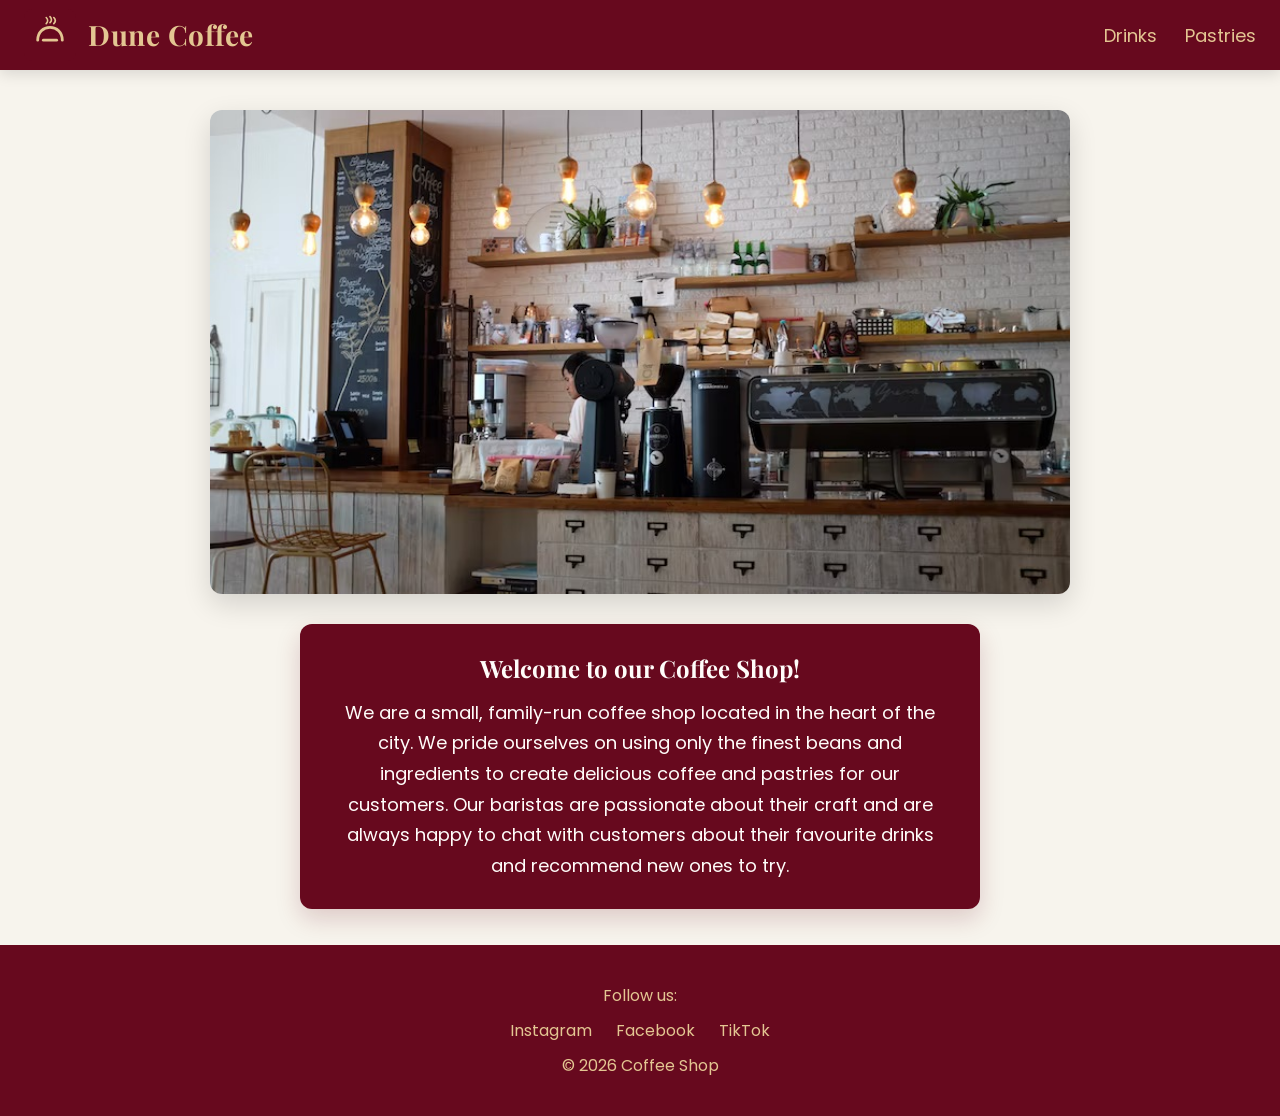
<file: index.html>
<!doctype html>
<html lang="en">
  <head>
    <meta charset="UTF-8" />
    <meta name="viewport" content="width=device-width, initial-scale=1.0" />
    <title>Dune Coffee - Home</title>
    <link
      rel="icon"
      type="image/svg+xml"
      href="images/logo/dune-coffee-logo.svg"
    />
    <!-- Google Fonts -->
    <link
      href="https://fonts.googleapis.com/css2?family=Playfair+Display:wght@500;700&family=Poppins:wght@300;400;500&display=swap"
      rel="stylesheet"
    />
    <link rel="stylesheet" href="css/style.css" />
  </head>

  <body>
    <!-- Navigation Bar -->
    <header id="navbar">
      <h1 class="logo">
        <a href="index.html">
          <img
            src="images/logo/dune-coffee-logo.svg"
            alt="Dune Coffee logo"
            class="logo-img"
          />
          <span>Dune Coffee</span>
        </a>
      </h1>

      <nav>
        <a href="drinks.html">Drinks</a>
        <a href="pastries.html">Pastries</a>
      </nav>
    </header>

    <!-- Spacer -->
    <div class="nav-spacer"></div>

    <!-- Main Content -->
    <main>
      <section class="flex-centre">
        <div class="home_image">
          <img
            src="images/coffee_bar.jpeg"
            alt="A coffee shop with a barista making a cappuccino"
          />
        </div>
      </section>

      <!-- About Us -->
      <section class="flex-centre">
        <div class="about_us">
          <h2>Welcome to our Coffee Shop!</h2>
          <p>
            We are a small, family-run coffee shop located in the heart of the
            city. We pride ourselves on using only the finest beans and
            ingredients to create delicious coffee and pastries for our
            customers. Our baristas are passionate about their craft and are
            always happy to chat with customers about their favourite drinks and
            recommend new ones to try.
          </p>
        </div>
      </section>
    </main>

    <!-- Footer -->
    <footer class="footer">
      <div class="flex-centre">
        <div class="footer_content">
          <p>Follow us:</p>

          <nav class="socials">
            <a href="#">Instagram</a>
            <a href="#">Facebook</a>
            <a href="#">TikTok</a>
          </nav>

          <p>© 2026 Coffee Shop</p>
        </div>
      </div>
    </footer>
  </body>
</html>
</file>
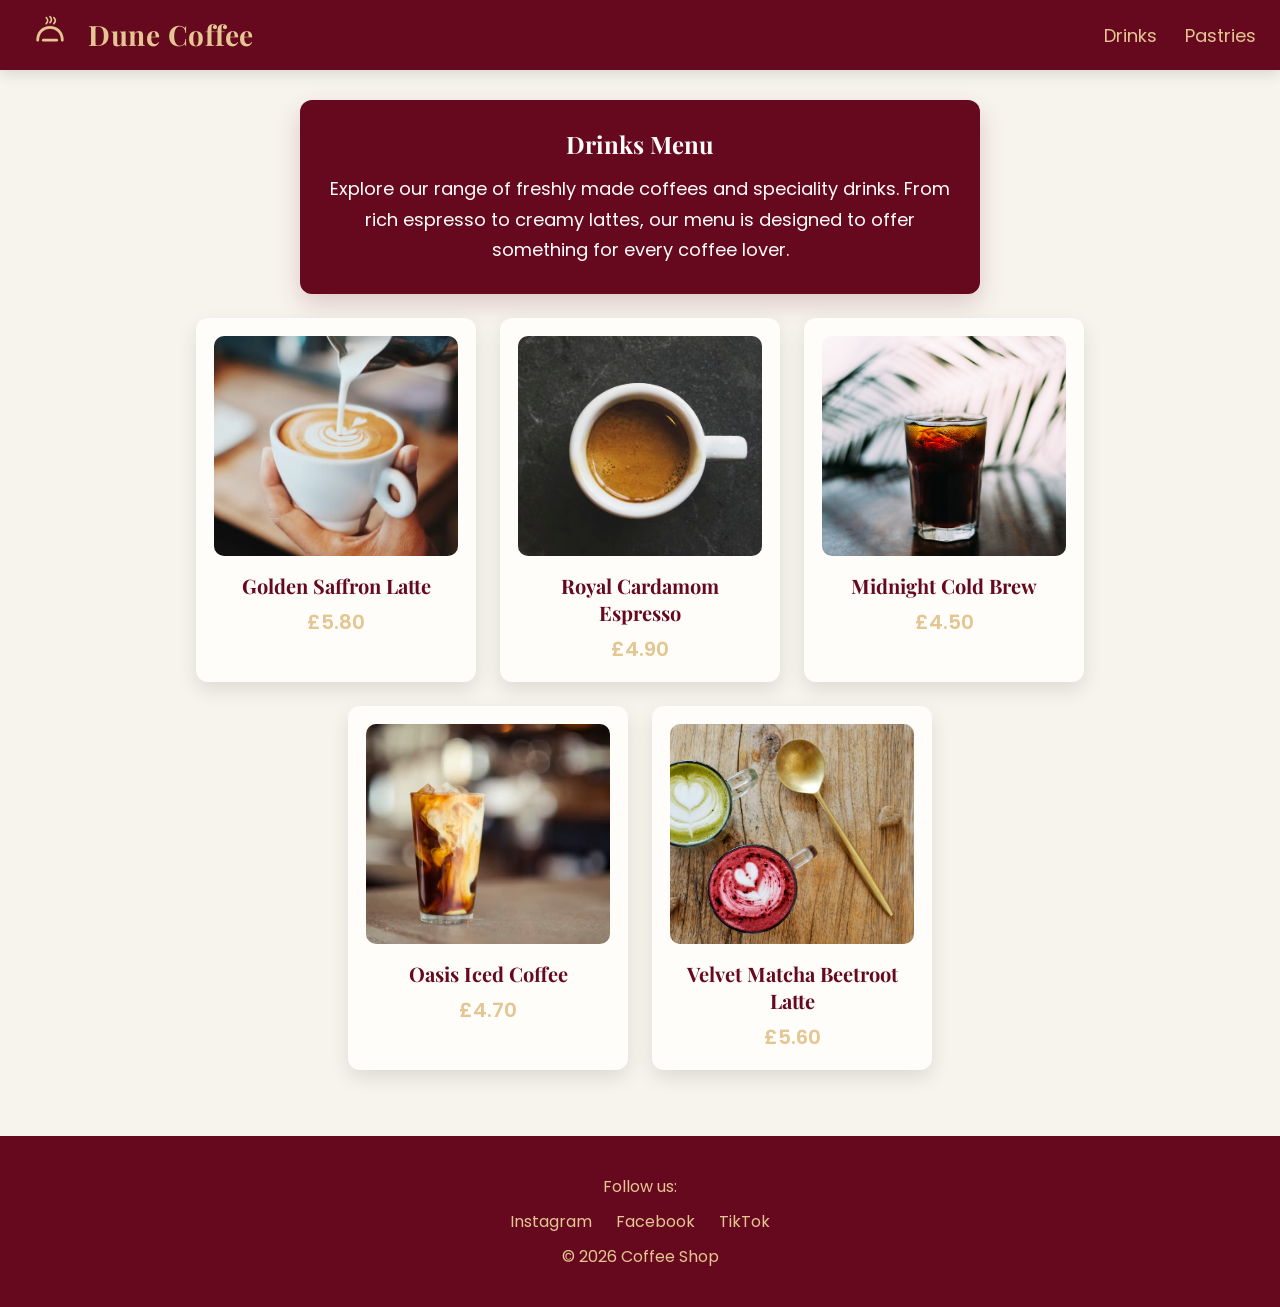
<file: drinks.html>
<!doctype html>
<html lang="en">
  <head>
    <meta charset="UTF-8" />
    <meta name="viewport" content="width=device-width, initial-scale=1.0" />
    <title>Dune Coffee - Drinks Menu</title>
    <link
      rel="icon"
      type="image/svg+xml"
      href="images/logo/dune-coffee-logo.svg"
    />
    <link
      href="https://fonts.googleapis.com/css2?family=Playfair+Display:wght@500;700&family=Poppins:wght@300;400;500&display=swap"
      rel="stylesheet"
    />
    <link rel="stylesheet" href="css/style.css" />
  </head>

  <body>
    <!-- Navigation Bar -->
    <header id="navbar">
      <h1 class="logo">
        <a href="index.html">
          <img
            src="images/logo/dune-coffee-logo.svg"
            alt="Dune Coffee logo"
            class="logo-img"
          />
          <span>Dune Coffee</span>
        </a>
      </h1>
      <nav>
        <a href="drinks.html">Drinks</a>
        <a href="pastries.html">Pastries</a>
      </nav>
    </header>

    <!-- Spacer -->
    <div class="nav-spacer"></div>

    <main>
      <!-- Drinks Intro -->
      <section class="flex-centre">
        <div class="about_us">
          <h2>Drinks Menu</h2>

          <p>
            Explore our range of freshly made coffees and speciality drinks.
            From rich espresso to creamy lattes, our menu is designed to offer
            something for every coffee lover.
          </p>
        </div>
      </section>

      <!-- Drinks Grid -->
      <section class="flex-centre">
        <div class="drinks_container">
          <div class="drink_card">
            <img src="images/drinks/latte.jpeg" alt="Golden Saffron Latte" />
            <h3>Golden Saffron Latte</h3>
            <p>£5.80</p>
          </div>

          <div class="drink_card">
            <img
              src="images/drinks/espresso.jpeg"
              alt="Royal Cardamom Espresso"
            />
            <h3>Royal Cardamom Espresso</h3>
            <p>£4.90</p>
          </div>

          <div class="drink_card">
            <img src="images/drinks/cold_brew.jpeg" alt="Midnight Cold Brew" />
            <h3>Midnight Cold Brew</h3>
            <p>£4.50</p>
          </div>

          <div class="drink_card">
            <img src="images/drinks/iced_coffee.jpeg" alt="Oasis Iced Coffee" />
            <h3>Oasis Iced Coffee</h3>
            <p>£4.70</p>
          </div>

          <div class="drink_card">
            <img
              src="images/drinks/matcha_beetroot.jpeg"
              alt="Velvet Matcha Beetroot Latte"
            />
            <h3>Velvet Matcha Beetroot Latte</h3>
            <p>£5.60</p>
          </div>
        </div>
      </section>
    </main>

    <!-- Footer -->
    <footer class="footer">
      <div class="flex-centre">
        <div class="footer_content">
          <p>Follow us:</p>

          <nav class="socials">
            <a href="#">Instagram</a>
            <a href="#">Facebook</a>
            <a href="#">TikTok</a>
          </nav>

          <p>© 2026 Coffee Shop</p>
        </div>
      </div>
    </footer>
  </body>
</html>
</file>
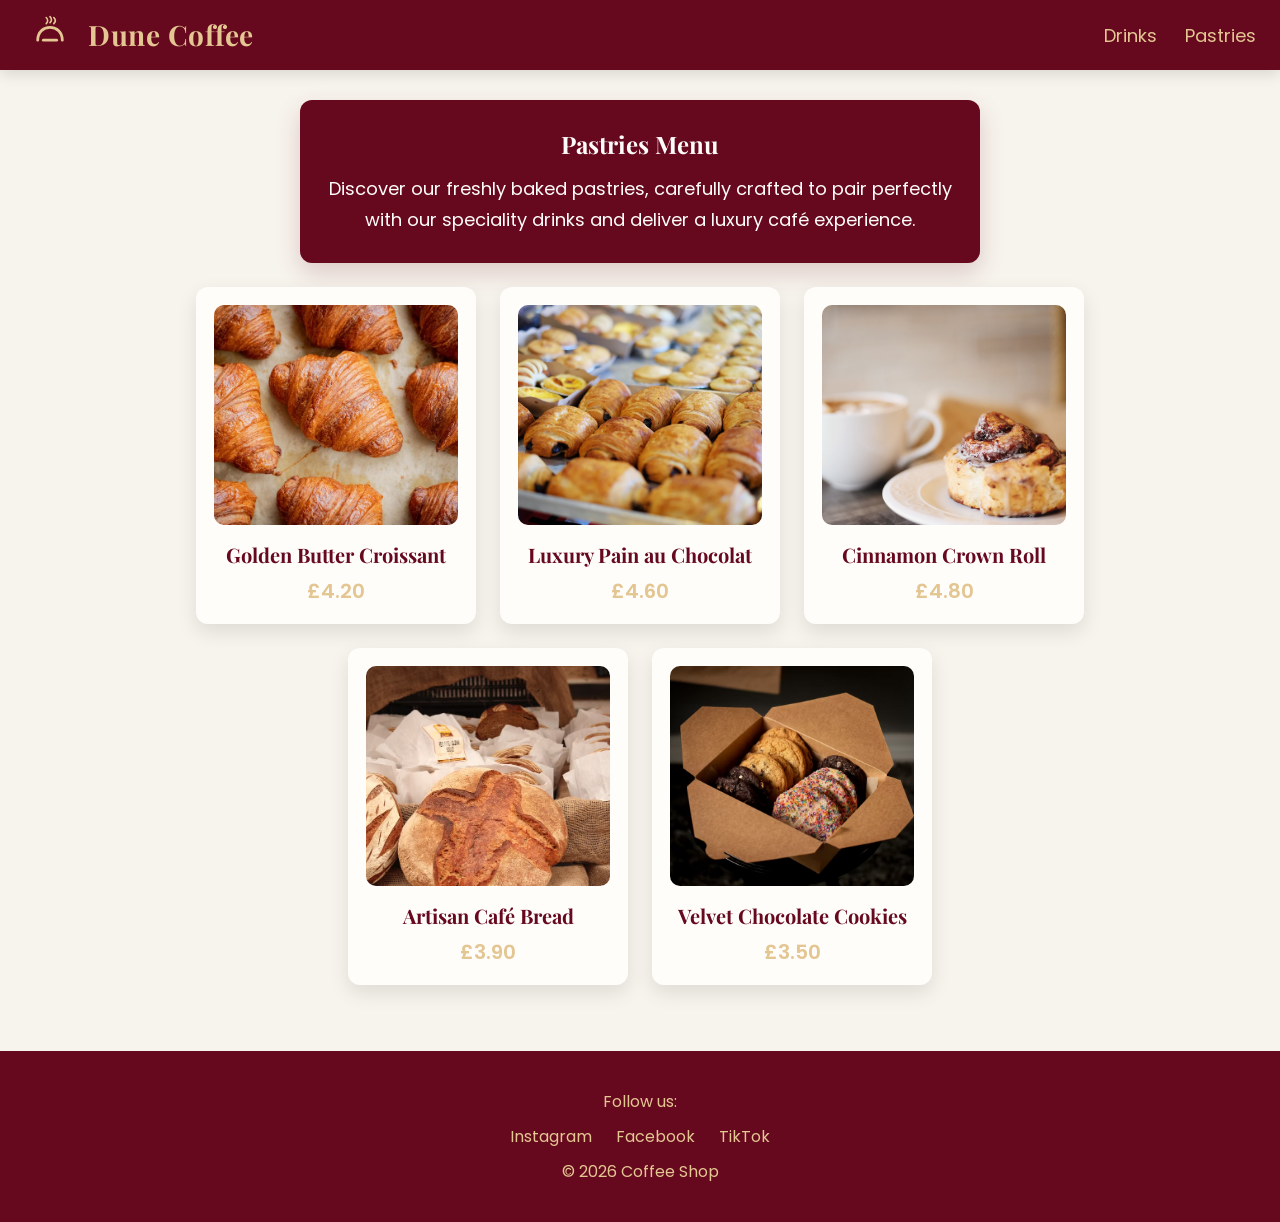
<file: pastries.html>
<!doctype html>
<html lang="en">
  <head>
    <meta charset="UTF-8" />
    <meta name="viewport" content="width=device-width, initial-scale=1.0" />
    <title>Dune Coffee - Pastries Menu</title>
    <link
      rel="icon"
      type="image/svg+xml"
      href="images/logo/dune-coffee-logo.svg"
    />
    <link
      href="https://fonts.googleapis.com/css2?family=Playfair+Display:wght@500;700&family=Poppins:wght@300;400;500&display=swap"
      rel="stylesheet"
    />
    <link rel="stylesheet" href="css/style.css" />
  </head>

  <body>
    <!-- Navigation Bar -->
    <header id="navbar">
      <h1 class="logo">
        <a href="index.html">
          <img
            src="images/logo/dune-coffee-logo.svg"
            alt="Dune Coffee logo"
            class="logo-img"
          />
          <span>Dune Coffee</span>
        </a>
      </h1>

      <nav>
        <a href="drinks.html">Drinks</a>
        <a href="pastries.html">Pastries</a>
      </nav>
    </header>

    <div class="nav-spacer"></div>

    <main>
      <!-- Pastries Intro -->
      <section class="flex-centre">
        <div class="about_us">
          <h2>Pastries Menu</h2>

          <p>
            Discover our freshly baked pastries, carefully crafted to pair
            perfectly with our speciality drinks and deliver a luxury café
            experience.
          </p>
        </div>
      </section>

      <!-- Pastries Grid -->
      <section class="flex-centre">
        <div class="drinks_container">
          <div class="drink_card">
            <img
              src="images/pastries/croissant.jpeg"
              alt="Golden Butter Croissant"
            />
            <h3>Golden Butter Croissant</h3>
            <p>£4.20</p>
          </div>

          <div class="drink_card">
            <img
              src="images/pastries/pain_au_chocolat.jpeg"
              alt="Luxury Pain au Chocolat"
            />
            <h3>Luxury Pain au Chocolat</h3>
            <p>£4.60</p>
          </div>

          <div class="drink_card">
            <img
              src="images/pastries/cinnamon_roll.jpeg"
              alt="Cinnamon Crown Roll"
            />
            <h3>Cinnamon Crown Roll</h3>
            <p>£4.80</p>
          </div>

          <div class="drink_card">
            <img src="images/pastries/bread.jpeg" alt="Artisan Café Bread" />
            <h3>Artisan Café Bread</h3>
            <p>£3.90</p>
          </div>

          <div class="drink_card">
            <img
              src="images/pastries/cookies.jpeg"
              alt="Velvet Chocolate Cookies"
            />
            <h3>Velvet Chocolate Cookies</h3>
            <p>£3.50</p>
          </div>
        </div>
      </section>
    </main>

    <!-- Footer -->
    <footer class="footer">
      <div class="flex-centre">
        <div class="footer_content">
          <p>Follow us:</p>

          <nav class="socials">
            <a href="#">Instagram</a>
            <a href="#">Facebook</a>
            <a href="#">TikTok</a>
          </nav>

          <p>© 2026 Coffee Shop</p>
        </div>
      </div>
    </footer>
  </body>
</html>
</file>
<file: css/style.css>
:root {
  --coffee-brown: #67091e;
  --coffee-beige: #E3C692;

  --light-grey: #f7f4ed;
  --dark-grey: #4a3a32;

  --white: #fffdfa;
  --black: #000000;
}

/* Page base */
html,
body {
  height: 100%;
}

body {
  background-color: var(--light-grey);
  color: var(--dark-grey);
  padding: 0;
  margin: 0;
  font-family: "Poppins", sans-serif;
  display: flex;
  flex-direction: column;
}

/* Headings font */
h1,
h2,
h3 {
  font-family: "Playfair Display", serif;
  margin-top: 0;
}

/* Main content pushes footer down */
main {
  flex: 1;
  padding-top: 90px;
}

/* Navigation Bar */
#navbar {
  background-color: var(--coffee-brown);
  min-height: 70px;
  display: flex;
  justify-content: space-between;
  align-items: center;
  padding: 0 24px;
  position: fixed;
  top: 0;
  left: 0;
  width: 100%;
  box-sizing: border-box;
  z-index: 1000;
  box-shadow: 0 4px 14px rgba(0, 0, 0, 0.12);
}

/* Logo */
#navbar h1 {
  font-size: 28px;
  margin: 0;
  line-height: 1;
}

#navbar .logo a {
  text-decoration: none;
  color: var(--coffee-beige);
  display: flex;
  align-items: center;
  gap: 12px;
}

.logo-img {
  width: 52px;
  height: 52px;
  display: block;
}

#navbar .logo span {
  font-family: "Playfair Display", serif;
  font-size: 28px;
  letter-spacing: 0.5px;
}

#navbar .logo a:hover {
  color: var(--white);
}

/* Navigation links */
#navbar nav a {
  text-decoration: none;
  color: var(--coffee-beige);
  font-size: 18px;
  margin-left: 24px;
  transition: color 0.2s ease;
}

#navbar nav a:hover {
  color: var(--white);
}

/* Spacer under navbar */
.nav-spacer {
  height: 80px;
  background-color: var(--light-grey);
}

/* Center wrapper */
.flex-centre {
  display: flex;
  justify-content: center;
  text-align: center;
}

/* Homepage image container */
.home_image {
  width: 100%;
  max-width: 900px;
  padding: 20px;
  box-sizing: border-box;
}

.home_image img {
  width: 100%;
  height: auto;
  display: block;
  border-radius: 12px;
  box-shadow: 0 10px 28px rgba(0, 0, 0, 0.14);
}

/* Intro / About section */
.about_us {
  width: min(680px, 90%);
  background-color: var(--coffee-brown);
  padding: 28px;
  border-radius: 12px;
  margin-top: 10px;
  box-sizing: border-box;
  color: var(--white);
  box-shadow: 0 10px 24px rgba(103, 9, 30, 0.18);
}

.about_us h2 {
  color: var(--white);
  font-size: 24px;
  margin-bottom: 14px;
}

.about_us p {
  margin: 0;
  line-height: 1.7;
  font-size: 18px;
}

/* Menu container */
.drinks_container {
  width: min(1000px, 90%);
  display: flex;
  flex-wrap: wrap;
  justify-content: center;
  gap: 24px;
  padding: 24px 0 30px 0;
  box-sizing: border-box;
}

/* Menu card */
.drink_card {
  background-color: var(--white);
  padding: 18px;
  border-radius: 12px;
  text-align: center;
  width: 280px;
  box-sizing: border-box;
  box-shadow: 0 8px 20px rgba(0, 0, 0, 0.1);
  transition:
    transform 0.2s ease,
    box-shadow 0.2s ease;
}

.drink_card:hover {
  transform: translateY(-6px);
  box-shadow: 0 12px 26px rgba(0, 0, 0, 0.14);
}

/* Menu images */
.drink_card img {
  width: 100%;
  max-width: 260px;
  height: 220px;
  object-fit: cover;
  display: block;
  margin: 0 auto 16px auto;
  border-radius: 10px;
}

/* Card headings */
.drink_card h3 {
  margin: 10px 0 8px 0;
  color: var(--coffee-brown);
  font-size: 20px;
}

/* Prices */
.drink_card p {
  margin: 0;
  font-size: 20px;
  font-weight: 600;
  color: var(--coffee-beige);
}

/* Footer */
.footer {
  background-color: var(--coffee-brown);
  color: var(--coffee-beige);
  padding: 28px 20px;
  margin-top: 36px;
}

.footer_content {
  text-align: center;
}

.footer p {
  margin: 10px 0;
}

.footer a {
  color: var(--coffee-beige);
  margin: 0 10px;
  text-decoration: none;
  transition: color 0.2s ease;
}

.footer a:hover {
  color: var(--white);
}

/* Mobile layout */
@media (max-width: 768px) {
  .logo-img {
    width: 34px;
    height: 34px;
  }

  #navbar .logo span {
    font-size: 22px;
  }
  #navbar {
    min-height: 60px;
    padding: 0 14px;
  }

  .nav-spacer {
    height: 70px;
  }

  #navbar h1 {
    font-size: 22px;
  }

  #navbar nav a {
    font-size: 15px;
    margin-left: 14px;
  }

  main {
    padding-top: 80px;
  }

  .home_image {
    max-width: 100%;
    padding: 15px;
  }

  .about_us {
    width: calc(100% - 30px);
    margin: 10px 15px 0 15px;
    padding: 22px;
  }

  .about_us h2 {
    font-size: 22px;
  }

  .about_us p {
    font-size: 17px;
    line-height: 1.6;
  }

  .drinks_container {
    width: calc(100% - 30px);
    gap: 16px;
    padding: 16px 0 22px 0;
  }

  .drink_card {
    width: 100%;
    max-width: 400px;
    padding: 18px;
  }

  .drink_card img {
    max-width: 100%;
    height: 220px;
  }

  .footer {
    padding: 22px 15px;
  }

  .footer a {
    margin: 0 6px;
  }
}
</file>
